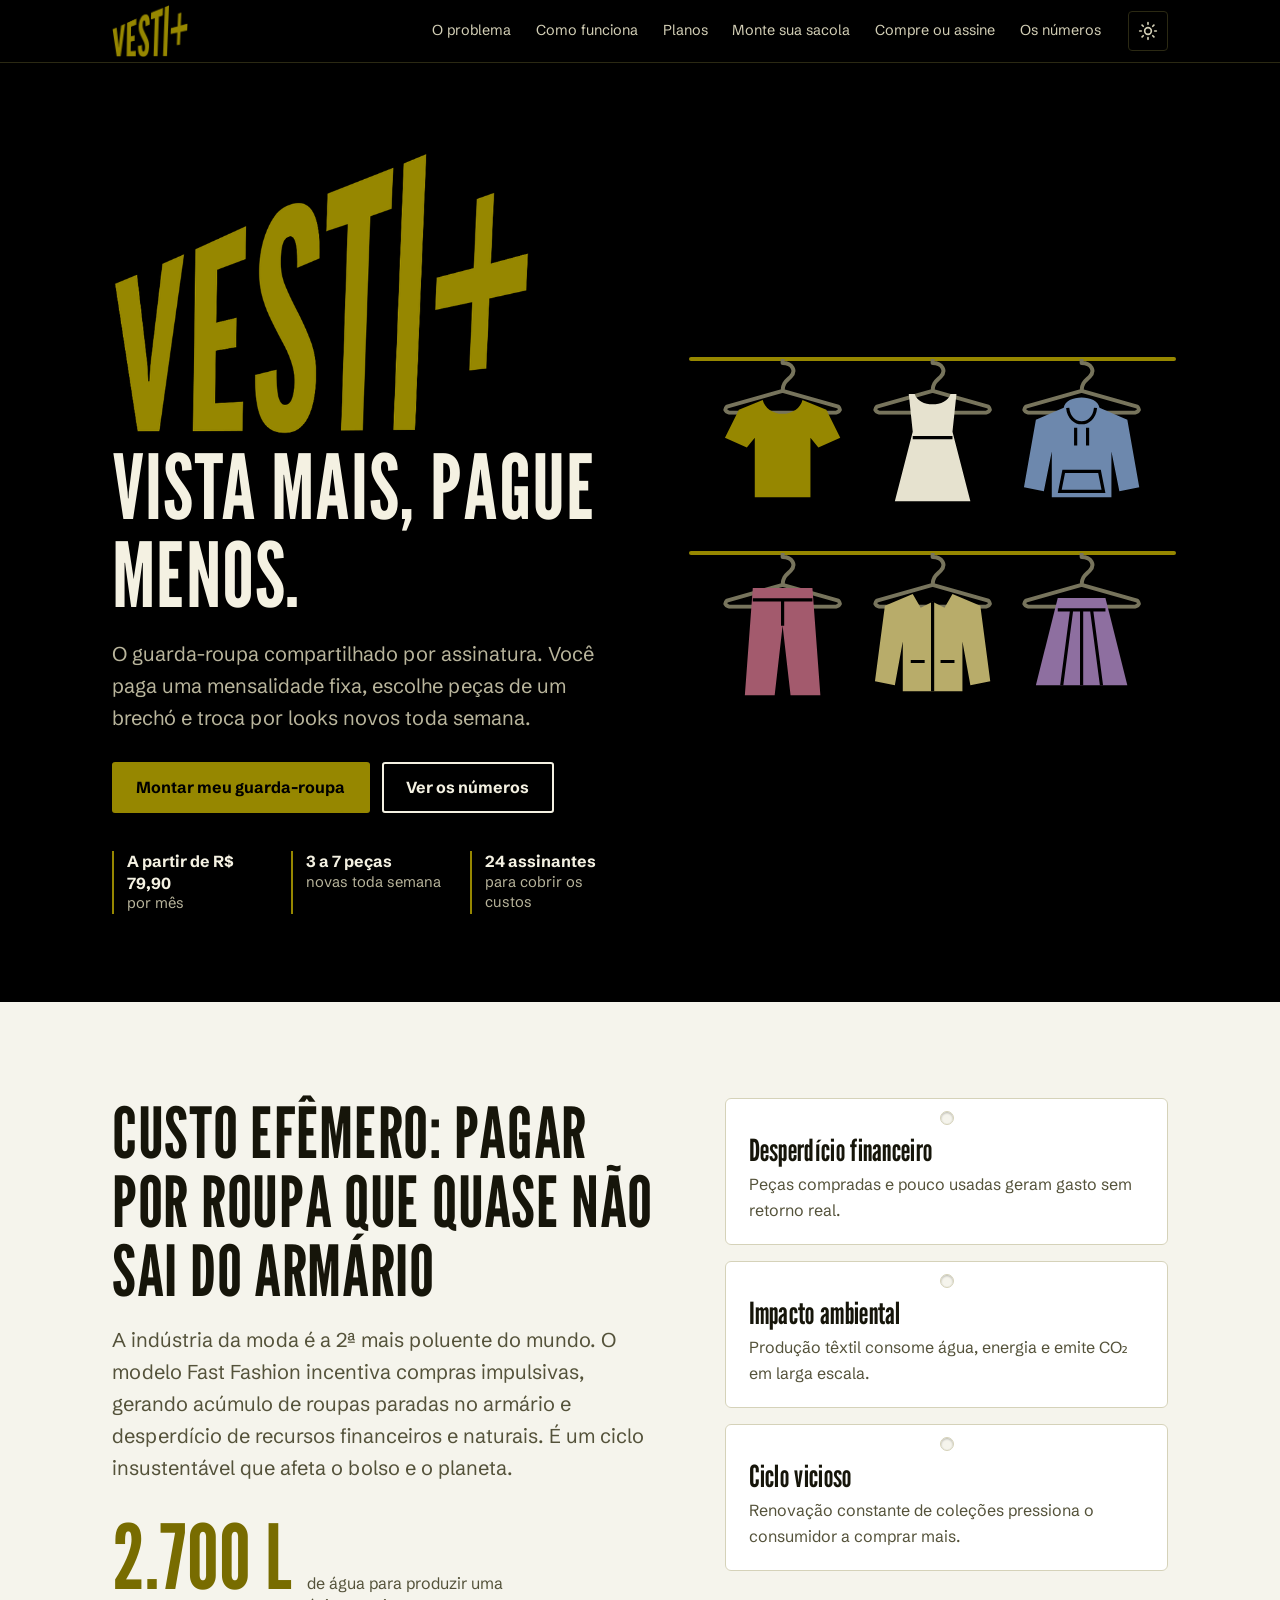
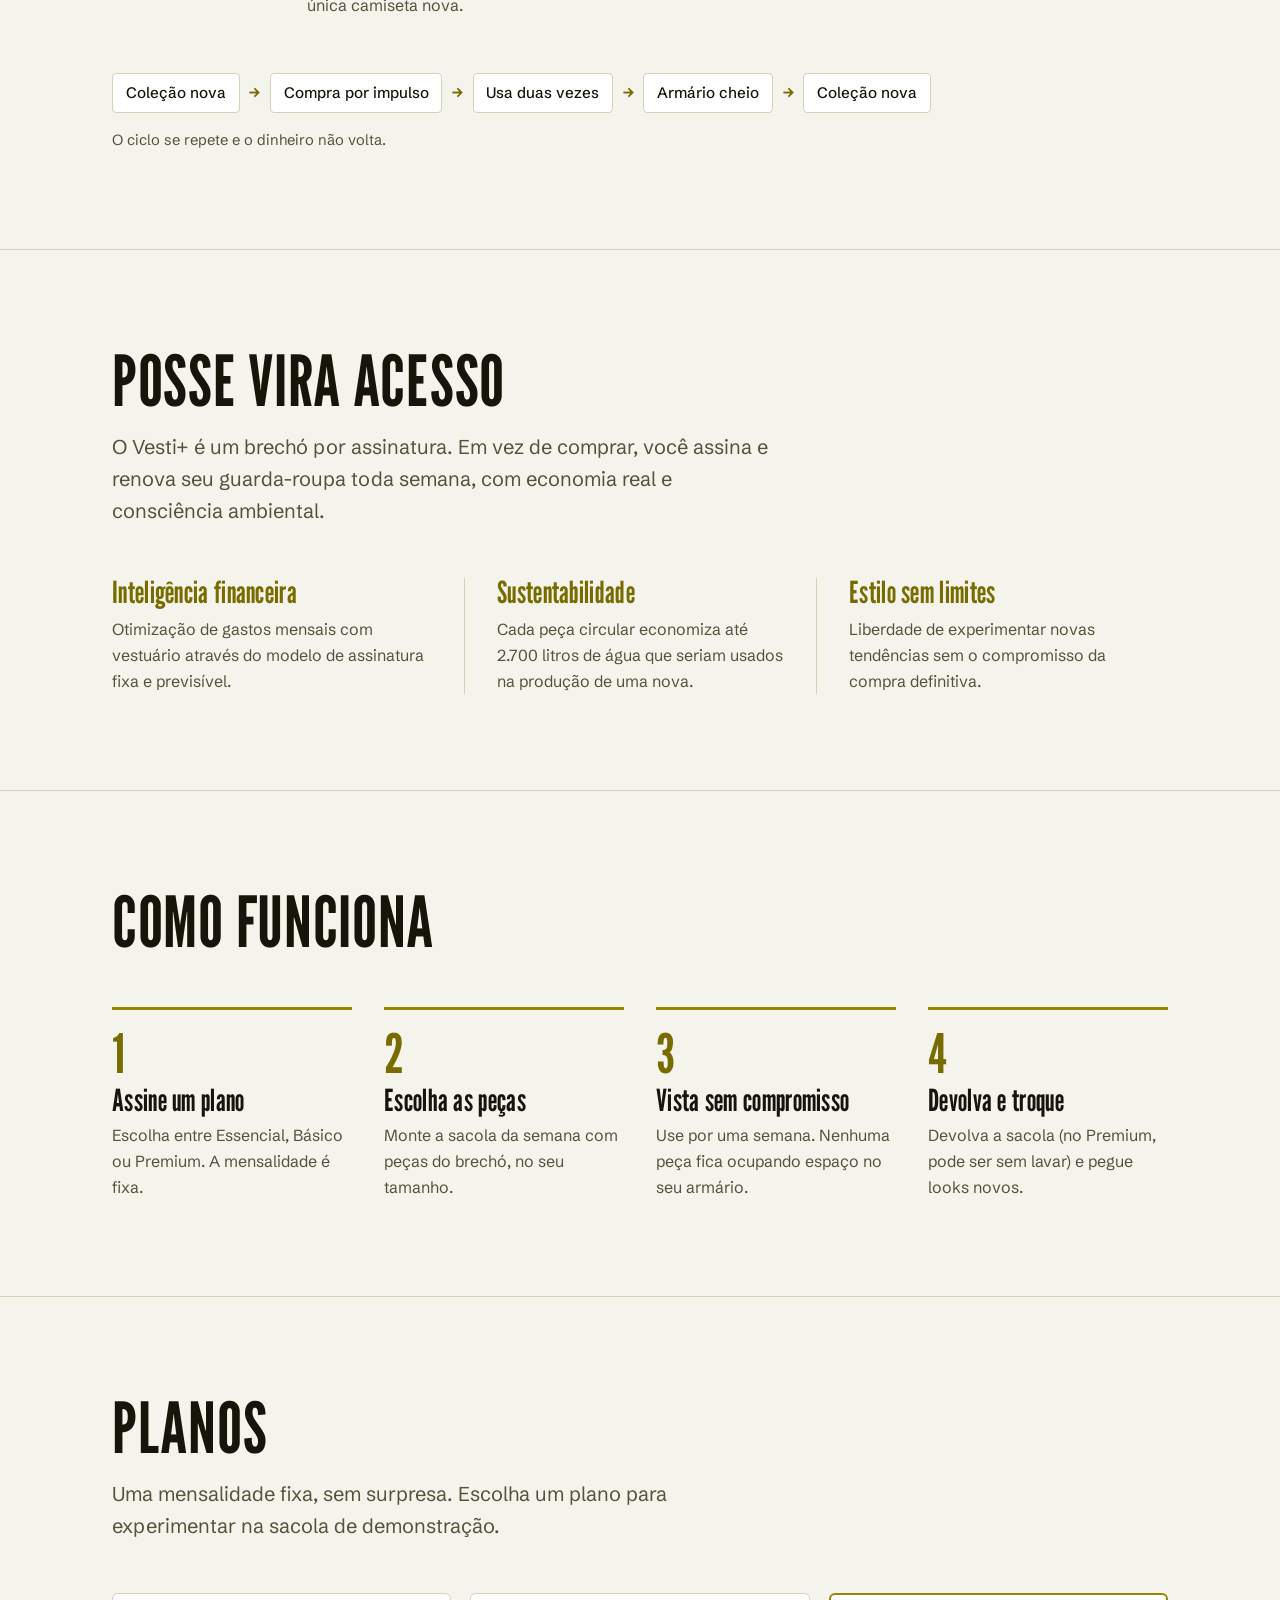
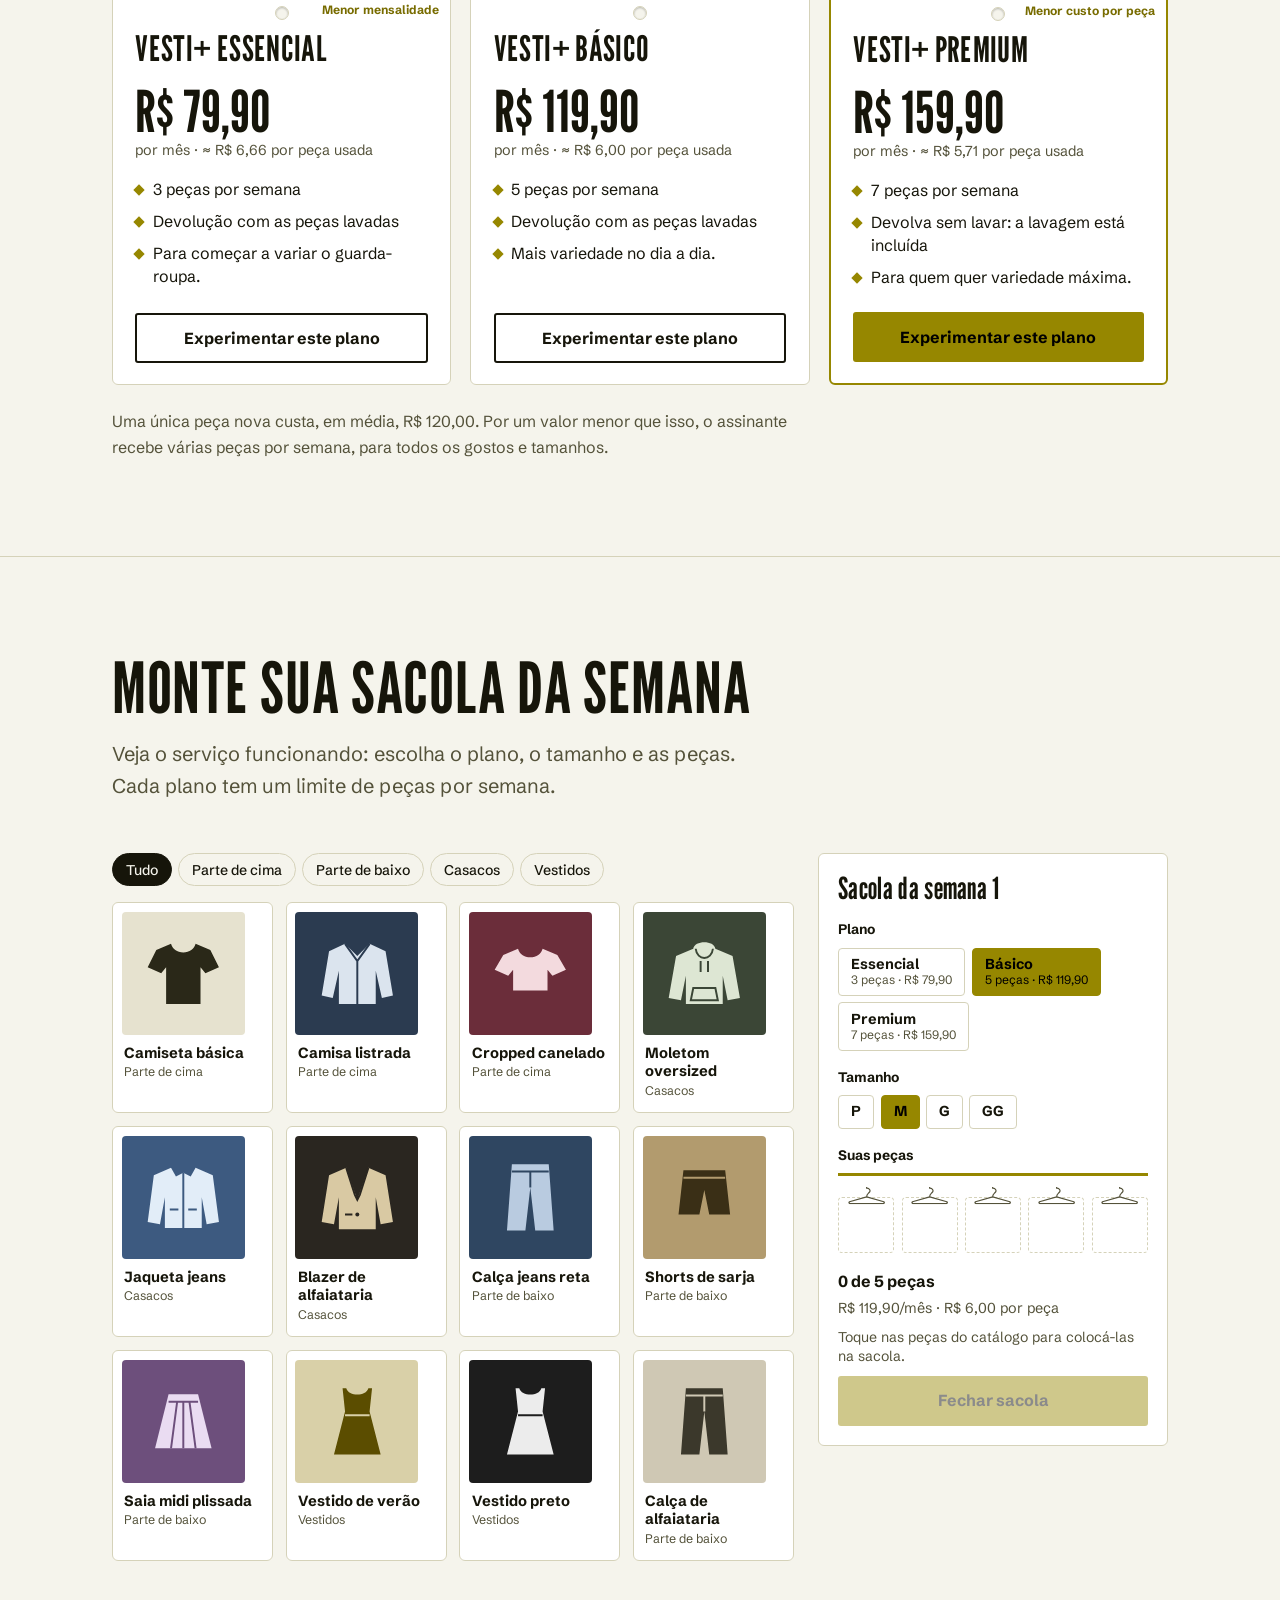
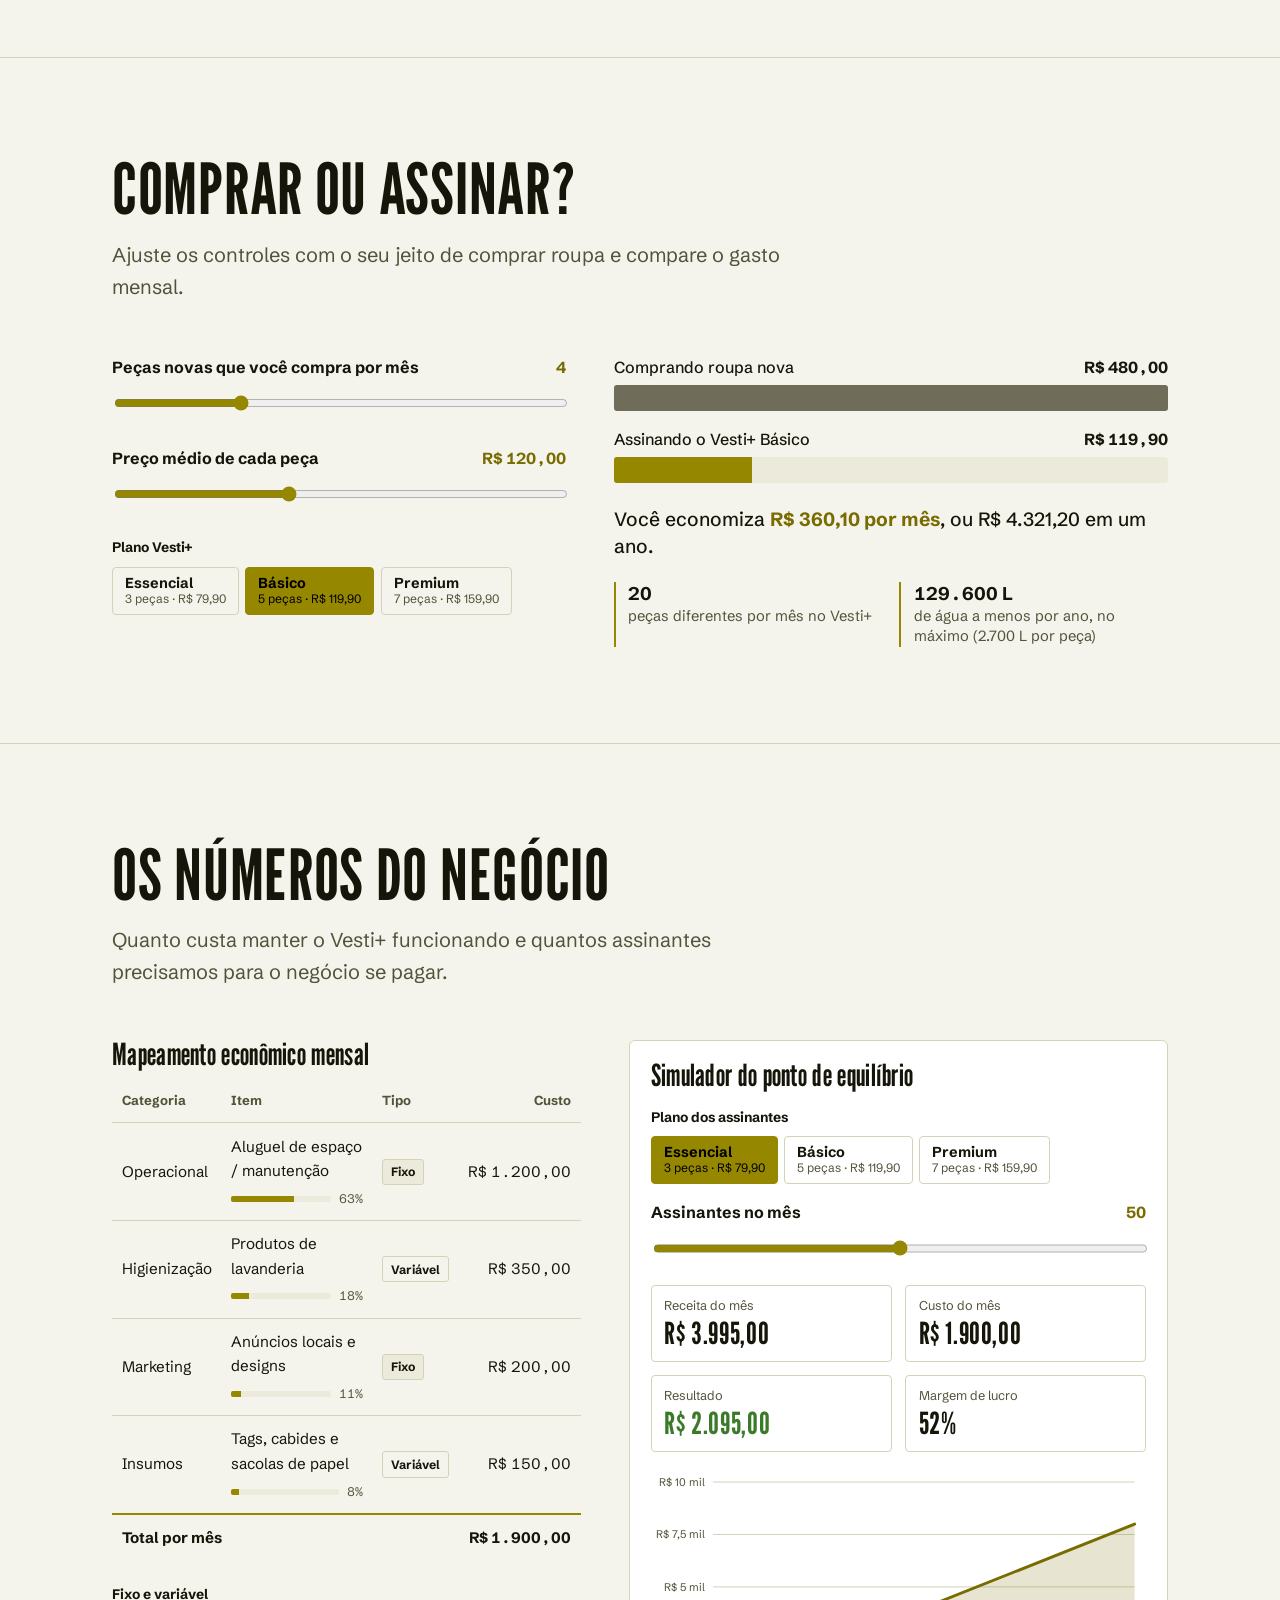
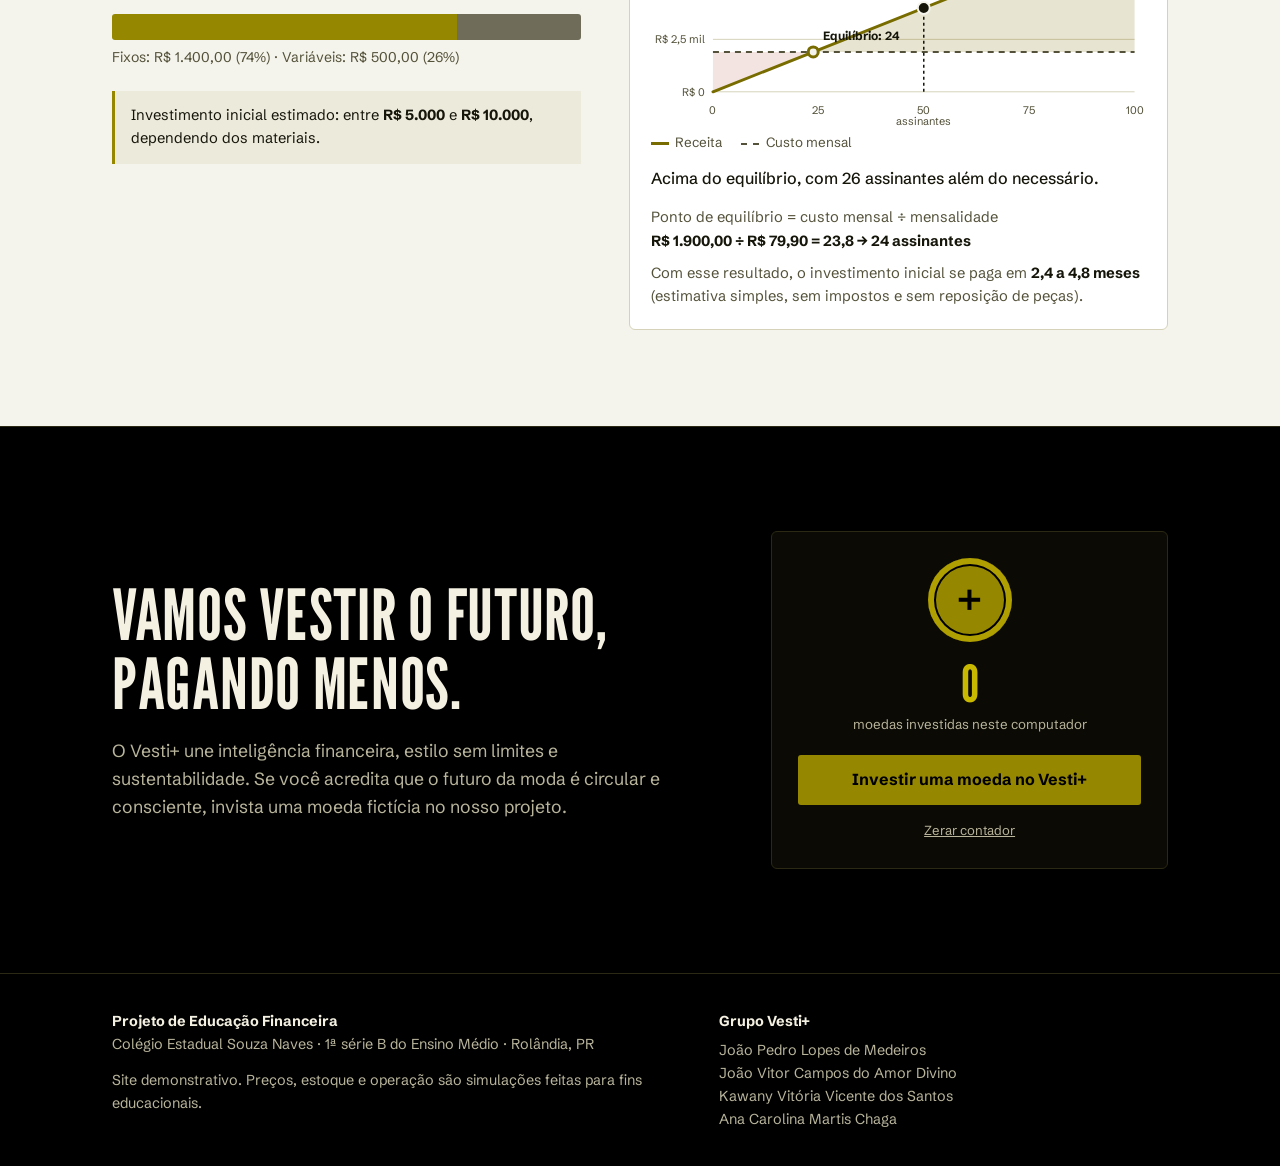
<file: index.html>
<!doctype html>
<html lang="pt-BR">
<head>
<meta charset="utf-8">
<meta name="viewport" content="width=device-width, initial-scale=1, viewport-fit=cover">
<link rel="icon" href="data:image/svg+xml,%3Csvg xmlns=%27http://www.w3.org/2000/svg%27 viewBox=%270 0 100 100%27%3E%3Ctext y=%27.9em%27 font-size=%2790%27%3E%F0%9F%91%97%3C/text%3E%3C/svg%3E">
<title>Vesti+ | Vista mais, pague menos.</title>
<link rel="preconnect" href="https://fonts.googleapis.com">
<link rel="preconnect" href="https://fonts.gstatic.com" crossorigin>
<link href="https://fonts.googleapis.com/css2?family=League+Gothic&family=Schibsted+Grotesk:wght@400;500;700&display=swap" rel="stylesheet">
<link rel="stylesheet" href="css/style.css">
</head>
<body>

<!-- roupas e cabide (sprite) -->
<svg width="0" height="0" style="position:absolute" aria-hidden="true" focusable="false">
  <defs>
    <symbol id="g-tee" viewBox="0 0 64 64"><path fill="currentColor" d="M22 8 L10 13 L3 27 L14 32 L18 27 L18 57 L46 57 L46 27 L50 32 L61 27 L54 13 L42 8 C41 12 37 15 32 15 C27 15 23 12 22 8 Z"/></symbol>
    <symbol id="g-shirt" viewBox="0 0 64 64"><path fill="currentColor" d="M22 8 L9 14 L3 50 L12 52 L17 30 L17 57 L47 57 L47 30 L52 52 L61 50 L55 14 L42 8 L32 18 Z"/><path fill="none" stroke="var(--cut,#000)" stroke-width="1.6" d="M22 8 L32 22 L42 8 M32 22 V57"/></symbol>
    <symbol id="g-crop" viewBox="0 0 64 64"><path fill="currentColor" d="M22 12 L10 17 L3 29 L14 34 L18 29 L18 46 L46 46 L46 29 L50 34 L61 29 L54 17 L42 12 C41 16 37 19 32 19 C27 19 23 16 22 12 Z"/></symbol>
    <symbol id="g-hoodie" viewBox="0 0 64 64"><path fill="currentColor" d="M23 12 L9 18 L3 52 L13 54 L17 34 L17 57 L47 57 L47 34 L51 54 L61 52 L55 18 L41 12 C40 5 24 5 23 12 Z"/><path fill="none" stroke="var(--cut,#000)" stroke-width="1.6" d="M25 12 C26 22 38 22 39 12 M29 22 V31 M35 22 V31 M23 44 H41 L43 54 H21 Z"/></symbol>
    <symbol id="g-jacket" viewBox="0 0 64 64"><path fill="currentColor" d="M22 8 L8 14 L3 52 L13 54 L17 32 L17 57 L47 57 L47 32 L51 54 L61 52 L56 14 L42 8 L38 15 L32 12 L26 15 Z"/><path fill="none" stroke="var(--cut,#000)" stroke-width="1.6" d="M32 12 V57 M21 42 H28 M36 42 H43"/></symbol>
    <symbol id="g-blazer" viewBox="0 0 64 64"><path fill="currentColor" d="M23 8 L9 14 L3 52 L13 54 L17 32 L17 58 L47 58 L47 32 L51 54 L61 52 L55 14 L41 8 L32 34 Z"/><path fill="none" stroke="var(--cut,#000)" stroke-width="1.6" d="M23 8 L30 30 L32 34 L34 30 L41 8 M22 46 H28"/><circle cx="32" cy="46" r="1.6" fill="var(--cut,#000)"/></symbol>
    <symbol id="g-dress" viewBox="0 0 64 64"><path fill="currentColor" d="M23 5 L20 5 L22 24 L13 59 L51 59 L42 24 L44 5 L41 5 C39 12 25 12 23 5 Z"/><path fill="none" stroke="var(--cut,#000)" stroke-width="1.6" d="M22 27 H42"/></symbol>
    <symbol id="g-pants" viewBox="0 0 64 64"><path fill="currentColor" d="M17 5 H47 L51 59 H36 L32 24 L28 59 H13 Z"/><path fill="none" stroke="var(--cut,#000)" stroke-width="1.6" d="M17 11 H47 M32 11 V24"/></symbol>
    <symbol id="g-shorts" viewBox="0 0 64 64"><path fill="currentColor" d="M15 10 H49 L53 46 H36 L32 26 L28 46 H11 Z"/><path fill="none" stroke="var(--cut,#000)" stroke-width="1.6" d="M15 16 H49"/></symbol>
    <symbol id="g-skirt" viewBox="0 0 64 64"><path fill="currentColor" d="M20 10 H44 L55 54 H9 Z"/><path fill="none" stroke="var(--cut,#000)" stroke-width="1.6" d="M20 16 H44 M27 16 L22 54 M37 16 L42 54 M32 16 V54"/></symbol>
    <symbol id="g-hanger" viewBox="0 0 64 28"><path fill="none" stroke="currentColor" stroke-width="2" stroke-linecap="round" stroke-linejoin="round" d="M32 0 V2 C37 2 39 6 36 9 C34 11 32 12 32 16 M32 16 L4 24 Q2 26 5 27 H59 Q62 26 60 24 Z"/></symbol>
  </defs>
</svg>

<a class="skip" href="#main">Ir para o conteúdo</a>

<header class="nav">
  <div class="wrap">
    <a href="#topo" class="brand" role="img" aria-label="Vesti+, início"></a>
    <nav class="nav-links" aria-label="Seções">
      <a href="#problema">O problema</a>
      <a href="#como-funciona">Como funciona</a>
      <a href="#planos">Planos</a>
      <a href="#demo">Monte sua sacola</a>
      <a href="#compare">Compre ou assine</a>
      <a href="#financas">Os números</a>
    </nav>
    <button class="theme" id="theme" type="button" aria-label="Alternar entre tema claro e escuro">
      <svg viewBox="0 0 24 24" fill="none" stroke="currentColor" stroke-width="2" stroke-linecap="round" stroke-linejoin="round" aria-hidden="true"><circle cx="12" cy="12" r="4"/><path d="M12 2v2M12 20v2M4.9 4.9l1.4 1.4M17.7 17.7l1.4 1.4M2 12h2M20 12h2M4.9 19.1l1.4-1.4M17.7 6.3l1.4-1.4"/></svg>
    </button>
  </div>
</header>

<main id="main">

<!-- HERO -->
<section class="band hero" id="topo">
  <div class="wrap">
    <div>
      <div class="hero-logo" role="img" aria-label="Vesti+"></div>
      <h1>Vista mais, pague menos.</h1>
      <p class="lead">O guarda-roupa compartilhado por assinatura. Você paga uma mensalidade fixa, escolhe peças de um brechó e troca por looks novos toda semana.</p>
      <div class="btns">
        <a class="btn" href="#demo">Montar meu guarda-roupa</a>
        <a class="btn ghost" href="#financas">Ver os números</a>
      </div>
      <ul class="facts">
        <li><b>A partir de R$ 79,90</b>por mês</li>
        <li><b>3 a 7 peças</b>novas toda semana</li>
        <li><b>24 assinantes</b>para cobrir os custos</li>
      </ul>
    </div>
    <div class="rails" id="heroRail" aria-hidden="true"></div>
  </div>
</section>

<!-- PROBLEMA -->
<section class="sec" id="problema">
  <div class="wrap">
    <div class="problem">
      <div>
        <h2>Custo efêmero: pagar por roupa que quase não sai do armário</h2>
        <p class="lead">A indústria da moda é a 2ª mais poluente do mundo. O modelo Fast Fashion incentiva compras impulsivas, gerando acúmulo de roupas paradas no armário e desperdício de recursos financeiros e naturais. É um ciclo insustentável que afeta o bolso e o planeta.</p>
        <div class="water">
          <strong class="num">2.700 L</strong>
          <span>de água para produzir uma única camiseta nova.</span>
        </div>
      </div>
      <div class="trio">
        <article class="tag"><h3>Desperdício financeiro</h3><p>Peças compradas e pouco usadas geram gasto sem retorno real.</p></article>
        <article class="tag"><h3>Impacto ambiental</h3><p>Produção têxtil consome água, energia e emite CO₂ em larga escala.</p></article>
        <article class="tag"><h3>Ciclo vicioso</h3><p>Renovação constante de coleções pressiona o consumidor a comprar mais.</p></article>
      </div>
    </div>
    <ol class="cycle" aria-label="O ciclo do fast fashion">
      <li>Coleção nova</li><li class="arr" aria-hidden="true">→</li>
      <li>Compra por impulso</li><li class="arr" aria-hidden="true">→</li>
      <li>Usa duas vezes</li><li class="arr" aria-hidden="true">→</li>
      <li>Armário cheio</li><li class="arr" aria-hidden="true">→</li>
      <li>Coleção nova</li>
    </ol>
    <p class="cycle-note">O ciclo se repete e o dinheiro não volta.</p>
  </div>
</section>

<!-- SOLUCAO -->
<section class="sec" id="solucao">
  <div class="wrap">
    <div class="head">
      <h2>Posse vira acesso</h2>
      <p class="lead">O Vesti+ é um brechó por assinatura. Em vez de comprar, você assina e renova seu guarda-roupa toda semana, com economia real e consciência ambiental.</p>
    </div>
    <div class="pillars">
      <div class="pillar"><h3>Inteligência financeira</h3><p>Otimização de gastos mensais com vestuário através do modelo de assinatura fixa e previsível.</p></div>
      <div class="pillar"><h3>Sustentabilidade</h3><p>Cada peça circular economiza até 2.700 litros de água que seriam usados na produção de uma nova.</p></div>
      <div class="pillar"><h3>Estilo sem limites</h3><p>Liberdade de experimentar novas tendências sem o compromisso da compra definitiva.</p></div>
    </div>
  </div>
</section>

<!-- COMO FUNCIONA -->
<section class="sec" id="como-funciona">
  <div class="wrap">
    <div class="head"><h2>Como funciona</h2></div>
    <ol class="steps">
      <li><div class="n" aria-hidden="true">1</div><h3>Assine um plano</h3><p>Escolha entre Essencial, Básico ou Premium. A mensalidade é fixa.</p></li>
      <li><div class="n" aria-hidden="true">2</div><h3>Escolha as peças</h3><p>Monte a sacola da semana com peças do brechó, no seu tamanho.</p></li>
      <li><div class="n" aria-hidden="true">3</div><h3>Vista sem compromisso</h3><p>Use por uma semana. Nenhuma peça fica ocupando espaço no seu armário.</p></li>
      <li><div class="n" aria-hidden="true">4</div><h3>Devolva e troque</h3><p>Devolva a sacola (no Premium, pode ser sem lavar) e pegue looks novos.</p></li>
    </ol>
  </div>
</section>

<!-- PLANOS -->
<section class="sec" id="planos">
  <div class="wrap">
    <div class="head">
      <h2>Planos</h2>
      <p class="lead">Uma mensalidade fixa, sem surpresa. Escolha um plano para experimentar na sacola de demonstração.</p>
    </div>
    <div class="plans" id="plans"></div>
    <p class="pricing-note">Uma única peça nova custa, em média, R$ 120,00. Por um valor menor que isso, o assinante recebe várias peças por semana, para todos os gostos e tamanhos.</p>
  </div>
</section>

<!-- DEMO -->
<section class="sec" id="demo">
  <div class="wrap">
    <div class="head">
      <h2>Monte sua sacola da semana</h2>
      <p class="lead">Veja o serviço funcionando: escolha o plano, o tamanho e as peças. Cada plano tem um limite de peças por semana.</p>
    </div>

    <div id="viewPick" class="demo-wrap">
      <div>
        <div class="filters" id="filters" role="group" aria-label="Filtrar por categoria"></div>
        <div class="catalog" id="catalog"></div>
      </div>
      <aside class="bag" id="bag" aria-label="Sua sacola">
        <h3>Sacola da semana <span id="weekNo">1</span></h3>
        <span class="lbl" id="lblPlan">Plano</span>
        <div class="pills" id="demoPlan" role="radiogroup" aria-labelledby="lblPlan"></div>
        <span class="lbl" id="lblSize">Tamanho</span>
        <div class="pills" id="demoSize" role="radiogroup" aria-labelledby="lblSize"></div>
        <span class="lbl">Suas peças</span>
        <div class="slots" id="slots"></div>
        <div class="count"><b id="countTxt">0 de 5 peças</b><span id="perTxt"></span></div>
        <p class="msg" id="bagMsg" aria-live="polite"></p>
        <button class="btn" id="confirm" type="button">Fechar sacola</button>
      </aside>
    </div>

    <div id="viewDone" class="done" hidden>
      <article class="tag ticket" id="ticket"></article>
      <div class="cum" id="cum"></div>
    </div>
  </div>
</section>

<!-- COMPRE OU ASSINE -->
<section class="sec" id="compare">
  <div class="wrap">
    <div class="head">
      <h2>Comprar ou assinar?</h2>
      <p class="lead">Ajuste os controles com o seu jeito de comprar roupa e compare o gasto mensal.</p>
    </div>
    <div class="calc">
      <div>
        <div class="field">
          <label for="cmpN">Peças novas que você compra por mês <output id="cmpNo" for="cmpN">4</output></label>
          <input id="cmpN" type="range" min="1" max="12" step="1" value="4">
        </div>
        <div class="field">
          <label for="cmpP">Preço médio de cada peça <output id="cmpPo" for="cmpP">R$ 120,00</output></label>
          <input id="cmpP" type="range" min="40" max="250" step="10" value="120">
        </div>
        <div class="field">
          <span class="lbl" id="lblCmp" style="display:block">Plano Vesti+</span>
          <div class="pills" id="cmpPlan" role="radiogroup" aria-labelledby="lblCmp"></div>
        </div>
      </div>
      <div>
        <div class="bars">
          <div class="bar-row"><div class="top"><span>Comprando roupa nova</span><b id="barBuyV"></b></div><div class="track"><i class="buy" id="barBuy"></i></div></div>
          <div class="bar-row"><div class="top"><span id="barVestiL">Assinando o Vesti+</span><b id="barVestiV"></b></div><div class="track"><i class="vesti" id="barVesti"></i></div></div>
        </div>
        <p class="verdict" id="verdict" aria-live="polite"></p>
        <div class="mini-facts">
          <div><b id="mfPieces"></b>peças diferentes por mês no Vesti+</div>
          <div><b id="mfWater"></b>de água a menos por ano, no máximo (2.700 L por peça)</div>
        </div>
      </div>
    </div>
  </div>
</section>

<!-- FINANCAS -->
<section class="sec" id="financas">
  <div class="wrap">
    <div class="head">
      <h2>Os números do negócio</h2>
      <p class="lead">Quanto custa manter o Vesti+ funcionando e quantos assinantes precisamos para o negócio se pagar.</p>
    </div>
    <div class="fin">
      <div>
        <h3 style="margin-bottom:.6rem">Mapeamento econômico mensal</h3>
        <div class="scroll">
          <table id="costTable">
            <caption class="sr">Custos mensais estimados do Vesti+</caption>
            <thead><tr><th scope="col">Categoria</th><th scope="col">Item</th><th scope="col">Tipo</th><th scope="col" class="r">Custo</th></tr></thead>
            <tbody></tbody>
            <tfoot></tfoot>
          </table>
        </div>
        <div class="split" id="split"></div>
        <p class="invest-note">Investimento inicial estimado: entre <b>R$ 5.000</b> e <b>R$ 10.000</b>, dependendo dos materiais.</p>
      </div>

      <div class="sim-card">
        <h3>Simulador do ponto de equilíbrio</h3>
        <span class="lbl" id="lblSim" style="margin-top:0">Plano dos assinantes</span>
        <div class="pills" id="simPlan" role="radiogroup" aria-labelledby="lblSim"></div>
        <div class="field" style="margin:1rem 0 0">
          <label for="simN">Assinantes no mês <output id="simNo" for="simN">50</output></label>
          <input id="simN" type="range" min="0" max="100" step="1" value="50">
        </div>
        <div class="stats">
          <div class="stat"><span>Receita do mês</span><b id="stRev"></b></div>
          <div class="stat"><span>Custo do mês</span><b id="stCost"></b></div>
          <div class="stat"><span>Resultado</span><b id="stRes"></b></div>
          <div class="stat"><span>Margem de lucro</span><b id="stMar"></b></div>
        </div>
        <div id="chartBox"></div>
        <div class="legend"><span>Receita</span><span class="c">Custo mensal</span></div>
        <p class="status" id="simStatus" aria-live="polite"></p>
        <p class="formula" id="formula"></p>
        <p class="payback" id="payback"></p>
      </div>
    </div>
  </div>
</section>

</main>

<!-- FECHAMENTO -->
<section class="band close" id="invista">
  <div class="wrap">
    <div>
      <h2>Vamos vestir o futuro, pagando menos.</h2>
      <p>O Vesti+ une inteligência financeira, estilo sem limites e sustentabilidade. Se você acredita que o futuro da moda é circular e consciente, invista uma moeda fictícia no nosso projeto.</p>
    </div>
    <div class="coin-box">
      <div class="coin" id="coin" aria-hidden="true">+</div>
      <div class="coin-count num" id="coinCount" aria-live="polite">0</div>
      <small>moedas investidas neste computador</small>
      <button class="btn" id="invest" type="button">Investir uma moeda no Vesti+</button>
      <button class="linkbtn" id="coinReset" type="button">Zerar contador</button>
    </div>
  </div>
</section>

<footer class="band">
  <div class="wrap">
    <div>
      <p><b>Projeto de Educação Financeira</b><br>Colégio Estadual Souza Naves · 1ª série B do Ensino Médio · Rolândia, PR</p>
      <p style="margin-top:.8rem">Site demonstrativo. Preços, estoque e operação são simulações feitas para fins educacionais.</p>
    </div>
    <div>
      <b>Grupo Vesti+</b>
      <ul>
        <li>João Pedro Lopes de Medeiros</li>
        <li>João Vitor Campos do Amor Divino</li>
        <li>Kawany Vitória Vicente dos Santos</li>
        <li>Ana Carolina Martis Chaga</li>
      </ul>
    </div>
  </div>
</footer>

<div class="chip-wrap" id="chipWrap"><button class="btn" id="bagChip" type="button">Ver sacola</button></div>

<script src="js/script.js" defer></script>
</body>
</html>
</file>
<file: css/style.css>
:root{
  --font-display:"League Gothic","Oswald","Arial Narrow",Impact,sans-serif;
  --font-body:"Schibsted Grotesk",system-ui,-apple-system,"Segoe UI",Roboto,Arial,sans-serif;

  --brand:#968700;
  --brand-hi:#b09f00;

  /* tema claro */
  color-scheme:light;
  --bg:#f5f4ec;
  --surface:#ffffff;
  --surface-2:#eceadb;
  --ink:#16150a;
  --ink-soft:#54523a;
  --line:#d5d2b9;
  --accent:#786c00;
  --good:#3c7a2b;
  --bad:#b2402d;
  --focus:#16150a;

  /* faixas de marca: sempre pretas */
  --band:#000;
  --band-ink:#f4f1e2;
  --band-soft:#b9b59c;
  --band-line:#2b2913;
  --band-accent:#c9b800;

  box-sizing:border-box;
  padding-top:env(safe-area-inset-top,0px);
  padding-bottom:env(safe-area-inset-bottom,0px);
}
@media (prefers-color-scheme: dark){
  :root:not([data-theme="light"]){
    color-scheme:dark;
    --bg:#000;
    --surface:#110f06;
    --surface-2:#1b1a0d;
    --ink:#f4f1e2;
    --ink-soft:#b9b59c;
    --line:#2f2d16;
    --accent:#c9b800;
    --good:#94d075;
    --bad:#f29580;
    --focus:#e2d000;
  }
}
:root[data-theme="dark"]{
  color-scheme:dark;
  --bg:#000;
  --surface:#110f06;
  --surface-2:#1b1a0d;
  --ink:#f4f1e2;
  --ink-soft:#b9b59c;
  --line:#2f2d16;
  --accent:#c9b800;
  --good:#94d075;
  --bad:#f29580;
  --focus:#e2d000;
}

*,*::before,*::after{box-sizing:inherit}
[hidden]{display:none!important}
html{scroll-padding-top:calc(env(safe-area-inset-top,0px) + 76px);-webkit-text-size-adjust:100%}
@media (prefers-reduced-motion:no-preference){html{scroll-behavior:smooth}}
body{margin:0;background:var(--bg);color:var(--ink);font:400 1rem/1.6 var(--font-body);min-height:100%}
h1,h2,h3{font-family:var(--font-display);font-weight:400;line-height:.98;margin:0;letter-spacing:.01em}
h2{font-size:clamp(2.5rem,6.5vw,4.4rem);text-transform:uppercase}
h3{font-size:1.9rem}
p{margin:0}
a{color:inherit}
:focus-visible{outline:3px solid var(--focus);outline-offset:3px;border-radius:3px}
.band :focus-visible,.nav :focus-visible{outline-color:var(--band-accent)}
.wrap{max-width:1120px;margin-inline:auto;padding-inline:clamp(1rem,4vw,2rem)}
.sec{padding-block:clamp(3.5rem,8vw,6rem)}
.sec + .sec{border-top:1px solid var(--line)}
.lead{font-size:clamp(1.05rem,2vw,1.25rem);max-width:56ch;color:var(--ink-soft)}
.sr{position:absolute;width:1px;height:1px;overflow:hidden;clip:rect(0 0 0 0);white-space:nowrap}
.skip{position:absolute;left:-999px;top:0;background:var(--brand);color:#000;padding:.6rem 1rem;z-index:100}
.skip:focus{left:.5rem}
.num{font-variant-numeric:tabular-nums}
.head{display:grid;gap:1rem;margin-bottom:clamp(2rem,5vw,3.2rem)}

/* botoes */
.btn{display:inline-flex;align-items:center;justify-content:center;gap:.5rem;padding:.85rem 1.4rem;border:2px solid transparent;border-radius:3px;font:700 1rem/1.2 var(--font-body);cursor:pointer;text-decoration:none;background:var(--brand);color:#000;transition:background .15s}
.btn:hover{background:var(--brand-hi)}
.btn.ghost{background:transparent;color:inherit;border-color:currentColor}
.btn.ghost:hover{background:color-mix(in srgb,currentColor 12%,transparent)}
.btn[disabled]{opacity:.45;cursor:not-allowed}
.btns{display:flex;flex-wrap:wrap;gap:.75rem}

/* navegacao */
.nav{position:sticky;top:env(safe-area-inset-top,0px);z-index:50;background:#000;color:var(--band-ink);border-bottom:1px solid var(--band-line)}
.nav .wrap{display:flex;align-items:center;gap:1rem;min-height:62px}
.brand{display:block;width:76px;height:52px;background:url("../assets/logo.png") center/contain no-repeat;flex:none}
.nav-links{display:flex;gap:.15rem;margin-left:auto;overflow-x:auto;scrollbar-width:none;min-width:0}
.nav-links::-webkit-scrollbar{display:none}
.nav-links a{padding:.5rem .7rem;color:#d3cfb6;text-decoration:none;font-size:.9rem;white-space:nowrap;border-radius:4px}
.nav-links a:hover{color:#fff;background:#1a190c}
.theme{flex:none;width:40px;height:40px;display:grid;place-items:center;background:transparent;color:#d3cfb6;border:1px solid var(--band-line);border-radius:4px;cursor:pointer}
.theme:hover{color:#fff;border-color:#5a5525}
.theme svg{width:20px;height:20px}

/* hero */
.band{background:var(--band);color:var(--band-ink)}
.hero .wrap{display:grid;grid-template-columns:1.05fr .95fr;gap:clamp(1.5rem,5vw,4rem);align-items:center;padding-block:clamp(2.5rem,7vw,5.5rem)}
.hero-logo{width:min(420px,86%);aspect-ratio:640/435;background:url("../assets/logo.png") left center/contain no-repeat;margin-left:0}
.hero h1{font-size:clamp(3rem,7.2vw,5.6rem);text-transform:uppercase;margin-top:.4rem}
.hero .lead{color:var(--band-soft);margin-top:1.2rem}
.hero .btns{margin-top:1.8rem}
.facts{list-style:none;margin:2.4rem 0 0;padding:0;display:grid;grid-template-columns:repeat(3,1fr);gap:1rem}
.facts li{border-left:2px solid var(--brand);padding-left:.8rem;font-size:.92rem;color:var(--band-soft);line-height:1.35}
.facts b{display:block;color:var(--band-ink);font-weight:700;font-size:1rem}
.rails{display:grid;gap:clamp(1.6rem,4vw,2.6rem)}
.rail{position:relative;display:flex;justify-content:space-evenly;align-items:flex-start}
.rail::before{content:"";position:absolute;left:-.5rem;right:-.5rem;top:-2px;height:4px;background:var(--brand);border-radius:2px}
.rail-item{width:27%;transform-origin:50% 0;animation:swing 2s cubic-bezier(.2,.7,.3,1) both;animation-delay:calc(var(--i)*.15s + .25s)}
.rail-item .hk{display:block;width:100%;height:auto;color:#77745c}
.rail-item .gm{display:block;width:100%;height:auto;margin-top:-24%;--cut:#000}
@keyframes swing{0%{transform:rotate(15deg)}28%{transform:rotate(-9deg)}52%{transform:rotate(5deg)}74%{transform:rotate(-2deg)}100%{transform:rotate(0)}}
@media (prefers-reduced-motion:reduce){.rail-item{animation:none}}

/* problema */
.problem{display:grid;grid-template-columns:1.1fr .9fr;gap:clamp(2rem,6vw,4.5rem);align-items:start}
.problem .lead{margin-top:1.2rem}
.water{margin-top:2rem;display:flex;align-items:baseline;gap:1rem;flex-wrap:wrap}
.water strong{font:400 clamp(3.4rem,9vw,5.6rem)/.9 var(--font-display);color:var(--accent)}
.water span{max-width:22ch;color:var(--ink-soft);line-height:1.35}
.trio{display:grid;gap:1rem}
.tag{position:relative;background:var(--surface);border:1px solid var(--line);border-radius:6px;padding:2.3rem 1.4rem 1.3rem}
.tag::before{content:"";position:absolute;top:.75rem;left:50%;width:14px;height:14px;margin-left:-7px;border-radius:50%;background:var(--bg);border:1px solid var(--line);box-shadow:inset 0 1px 2px rgba(0,0,0,.25)}
.tag h3{margin-bottom:.4rem}
.tag p{color:var(--ink-soft)}
.cycle{margin-top:clamp(2.5rem,5vw,3.5rem);display:flex;flex-wrap:wrap;align-items:center;gap:.5rem .6rem;list-style:none;padding:0}
.cycle li{padding:.45rem .8rem;border:1px solid var(--line);border-radius:4px;background:var(--surface);font-weight:500;font-size:.95rem}
.cycle li:not(:last-child)::after{content:"";}
.cycle .arr{color:var(--accent);font-weight:700;padding:0;border:0;background:none}
.cycle .arr::after{content:none}
.cycle-note{margin-top:.7rem;color:var(--ink-soft);font-size:.92rem}

/* solucao */
.pillars{display:grid;grid-template-columns:repeat(3,1fr);gap:0;margin-top:1rem}
.pillar{padding:0 clamp(1rem,3vw,2rem)}
.pillar:first-child{padding-left:0}
.pillar + .pillar{border-left:1px solid var(--line)}
.pillar h3{color:var(--accent);margin-bottom:.6rem}
.pillar p{color:var(--ink-soft)}

/* como funciona */
.steps{list-style:none;margin:0;padding:0;display:grid;grid-template-columns:repeat(4,1fr);gap:clamp(1rem,3vw,2rem)}
.steps li{border-top:3px solid var(--brand);padding-top:1rem}
.steps .n{font:400 3.4rem/1 var(--font-display);color:var(--accent)}
.steps h3{margin:.3rem 0 .5rem}
.steps p{color:var(--ink-soft)}

/* planos */
.plans{display:grid;grid-template-columns:repeat(3,1fr);gap:1.2rem;align-items:stretch}
.plan{display:flex;flex-direction:column}
.plan.feat{border:2px solid var(--brand)}
.plan .badge{position:absolute;top:.6rem;right:.7rem;font:700 .75rem/1 var(--font-body);color:var(--accent)}
.plan h3{font-size:2.2rem;text-transform:uppercase}
.plan .price{font:400 3.6rem/1 var(--font-display);margin:.6rem 0 0;white-space:nowrap}
.plan .per{color:var(--ink-soft);font-size:.9rem;margin-bottom:1rem}
.plan ul{list-style:none;margin:0 0 1.5rem;padding:0;display:grid;gap:.6rem;flex:1;align-content:start}
.plan li{display:flex;gap:.6rem;align-items:flex-start;line-height:1.4}
.plan li::before{content:"";flex:none;width:.5rem;height:.5rem;margin-top:.5rem;background:var(--brand);transform:rotate(45deg)}
.pricing-note{margin-top:1.5rem;color:var(--ink-soft);max-width:70ch}

/* demo */
.demo-wrap{display:grid;grid-template-columns:minmax(0,1fr) 350px;gap:1.5rem;align-items:start}
.filters{display:flex;flex-wrap:wrap;gap:.4rem;margin-bottom:1rem}
.chip{border:1.5px solid var(--line);background:transparent;color:var(--ink);padding:.4rem .8rem;border-radius:999px;font:500 .88rem var(--font-body);cursor:pointer}
.chip[aria-pressed="true"]{background:var(--ink);color:var(--bg);border-color:var(--ink)}
.catalog{display:grid;grid-template-columns:repeat(auto-fill,minmax(148px,1fr));gap:.8rem}
.piece{position:relative;display:flex;flex-direction:column;gap:.55rem;padding:.55rem;background:var(--surface);border:1.5px solid var(--line);border-radius:6px;cursor:pointer;text-align:left;font:inherit;color:inherit}
.piece .tile{aspect-ratio:1;border-radius:4px;display:grid;place-items:center;background:var(--bg-t)}
.piece .tile svg{width:64%;height:64%;color:var(--fg-t);--cut:var(--bg-t)}
.piece b{display:block;font-size:.92rem;line-height:1.25;padding-inline:.15rem}
.piece small{display:block;color:var(--ink-soft);font-size:.78rem;padding:0 .15rem .2rem}
.piece:hover{border-color:var(--accent)}
.piece[aria-pressed="true"]{border-color:var(--brand);box-shadow:0 0 0 2px var(--brand)}
.piece[aria-pressed="true"]::after{content:"Na sacola";position:absolute;top:1rem;left:1rem;background:var(--brand);color:#000;font:700 .72rem/1 var(--font-body);padding:.3rem .45rem;border-radius:3px}
.piece[aria-disabled="true"]{opacity:.42;cursor:not-allowed}
.bag{position:sticky;top:calc(env(safe-area-inset-top,0px) + 76px);background:var(--surface);border:1px solid var(--line);border-radius:6px;padding:1.2rem}
.bag h3{margin-bottom:.9rem}
.lbl{display:block;font-weight:700;font-size:.86rem;margin:1rem 0 .4rem}
.pills{display:flex;flex-wrap:wrap;gap:.4rem}
.pill{appearance:none;border:1.5px solid var(--line);background:transparent;color:var(--ink);padding:.45rem .75rem;border-radius:4px;font:700 .9rem/1.2 var(--font-body);cursor:pointer;text-align:left}
.pill small{display:block;font-weight:400;font-size:.76rem;color:var(--ink-soft)}
.pill:hover{border-color:var(--accent)}
.pill[aria-checked="true"]{background:var(--brand);border-color:var(--brand);color:#000}
.pill[aria-checked="true"] small{color:#000}
.slots{display:grid;grid-template-columns:repeat(var(--cols,4),1fr);gap:.45rem;margin-top:.2rem;padding-top:.7rem;border-top:3px solid var(--brand)}
.slot{position:relative;display:flex;flex-direction:column;align-items:center;padding:0;border:0;background:none;font:inherit;color:inherit}
.slot .hk{width:70%;height:auto;color:var(--ink-soft);margin-bottom:-14%;position:relative;z-index:1}
.slot .box{width:100%;aspect-ratio:1;border-radius:4px;display:grid;place-items:center;border:1.5px dashed var(--line);background:transparent}
.slot .box svg{width:74%;height:74%;color:var(--fg-t);--cut:var(--bg-t)}
.slot.on .box{border:0;background:var(--bg-t)}
.slot.on{cursor:pointer}
.slot.on:hover .box{outline:2px solid var(--bad);outline-offset:1px}
.count{display:flex;flex-wrap:wrap;justify-content:space-between;align-items:baseline;gap:.15rem .8rem;margin-top:1rem;font-weight:700}
.count b{white-space:nowrap}
.count span{font-weight:400;color:var(--ink-soft);font-size:.9rem}
.msg{min-height:2.7em;margin-top:.5rem;font-size:.88rem;color:var(--ink-soft);line-height:1.35}
.msg.warn{color:var(--bad)}
.bag .btn{width:100%;margin-top:.6rem}
.chip-wrap{position:fixed;left:0;right:0;bottom:0;padding:.75rem .75rem calc(.75rem + env(safe-area-inset-bottom,0px));display:none;justify-content:center;pointer-events:none;z-index:40}
.chip-wrap.show{display:flex}
.chip-wrap .btn{pointer-events:auto;box-shadow:0 6px 20px rgba(0,0,0,.4)}

.done{display:grid;grid-template-columns:1fr 1fr;gap:1.5rem;align-items:start}
.ticket{padding-top:2.6rem}
.ticket h3{margin-bottom:1rem}
.ticket dl{display:grid;grid-template-columns:auto 1fr;gap:.35rem 1rem;margin:0 0 1.1rem}
.ticket dt{color:var(--ink-soft)}
.ticket dd{margin:0;font-weight:500}
.tk-items{list-style:none;margin:0;padding:0;display:grid;grid-template-columns:repeat(auto-fill,minmax(64px,1fr));gap:.5rem}
.tk-items li{display:grid;gap:.25rem;font-size:.74rem;line-height:1.2;text-align:center}
.tk-items .box{aspect-ratio:1;border-radius:4px;display:grid;place-items:center;background:var(--bg-t)}
.tk-items svg{width:70%;height:70%;color:var(--fg-t);--cut:var(--bg-t)}
.wash{margin-top:1rem;padding:.7rem .9rem;border-left:3px solid var(--brand);background:var(--surface-2);font-size:.92rem}
.cum{background:var(--surface);border:1px solid var(--line);border-radius:6px;padding:1.4rem}
.cum h3{margin-bottom:1rem}
.cum dl{margin:0;display:grid;gap:.7rem}
.cum dl div{display:flex;justify-content:space-between;gap:1rem;border-bottom:1px solid var(--line);padding-bottom:.6rem}
.cum dt{color:var(--ink-soft)}
.cum dd{margin:0;font-weight:700}
.cum .save{border-bottom:0}
.cum .save dd{font:400 2.4rem/1 var(--font-display);color:var(--good)}
.cum small{display:block;margin-top:1rem;color:var(--ink-soft);font-size:.82rem}
.cum .btns{margin-top:1.2rem}

/* calculadoras */
.calc{display:grid;grid-template-columns:.9fr 1.1fr;gap:clamp(1.5rem,4vw,3rem);align-items:start}
.field{margin-bottom:1.4rem}
.field label,.field .lbl{display:flex;justify-content:space-between;gap:1rem;font-weight:700;margin:0 0 .5rem}
.field output{font-variant-numeric:tabular-nums;color:var(--accent)}
input[type=range]{width:100%;accent-color:var(--brand);height:1.6rem;cursor:pointer}
.bars{display:grid;gap:1rem}
.bar-row .top{display:flex;justify-content:space-between;gap:1rem;margin-bottom:.3rem;font-weight:500}
.bar-row .top b{font-variant-numeric:tabular-nums}
.track{height:26px;background:var(--surface-2);border-radius:3px;overflow:hidden}
.track i{display:block;height:100%;width:0;transition:width .35s ease}
.track .buy{background:#6f6d5a}
.track .vesti{background:var(--brand)}
@media (prefers-reduced-motion:reduce){.track i{transition:none}}
.verdict{margin-top:1.4rem;font-size:1.2rem;line-height:1.4;font-weight:500;max-width:46ch}
.verdict strong{color:var(--accent)}
.mini-facts{display:grid;grid-template-columns:repeat(2,minmax(0,1fr));gap:1rem;margin-top:1.4rem}
.mini-facts div{border-left:2px solid var(--brand);padding-left:.8rem;color:var(--ink-soft);font-size:.92rem;line-height:1.35}
.mini-facts b{display:block;color:var(--ink);font-size:1.15rem;font-variant-numeric:tabular-nums}

/* financas */
.fin{display:grid;grid-template-columns:1fr 1.15fr;gap:clamp(1.5rem,4vw,3rem);align-items:start}
.scroll{overflow-x:auto}
.fin>*,.calc>*,.problem>*,.demo-wrap>*,.done>*,.hero .wrap>*,.close .wrap>*{min-width:0}
table{width:100%;border-collapse:collapse;font-size:.95rem}
th,td{padding:.7rem .6rem;text-align:left;border-bottom:1px solid var(--line);vertical-align:middle}
th{font-size:.82rem;color:var(--ink-soft);font-weight:700}
td.r,th.r{text-align:right;font-variant-numeric:tabular-nums;white-space:nowrap}
tfoot td{font-weight:700;border-bottom:0;border-top:2px solid var(--brand)}
.kind{display:inline-block;font-size:.76rem;font-weight:700;padding:.15rem .5rem;border-radius:3px;border:1px solid var(--line)}
.kind.fx{background:var(--surface-2)}
.share{display:flex;align-items:center;gap:.5rem;margin-top:.35rem;font-size:.78rem;color:var(--ink-soft);font-variant-numeric:tabular-nums}
.share span{flex:1;max-width:120px;height:6px;background:var(--surface-2);border-radius:2px;overflow:hidden}
.share i{display:block;height:100%;background:var(--brand)}
.split{margin-top:1.4rem}
.split-bar{display:flex;height:26px;border-radius:3px;overflow:hidden;margin:.5rem 0 .4rem}
.split-bar i{display:block;height:100%}
.split-bar .a{background:var(--brand)}
.split-bar .b{background:#6f6d5a}
.split p{font-size:.88rem;color:var(--ink-soft)}
.invest-note{margin-top:1.4rem;padding:.8rem 1rem;background:var(--surface-2);border-left:3px solid var(--brand);font-size:.92rem}
.sim-card{background:var(--surface);border:1px solid var(--line);border-radius:6px;padding:1.3rem}
.sim-card h3{margin-bottom:1rem}
.stats{display:grid;grid-template-columns:repeat(2,minmax(0,1fr));gap:.8rem;margin:1rem 0}
.stat{min-width:0;border:1px solid var(--line);border-radius:4px;padding:.6rem .8rem}
.stat span{display:block;font-size:.8rem;color:var(--ink-soft)}
.stat b{font:400 1.9rem/1.15 var(--font-display);font-variant-numeric:tabular-nums;letter-spacing:.02em}
.stat b.pos{color:var(--good)}
.stat b.neg{color:var(--bad)}
.formula{font-size:.92rem;color:var(--ink-soft);margin-top:.9rem}
.formula b{color:var(--ink)}
#chartBox{width:100%;margin-top:.5rem}
#chartBox svg{display:block;width:100%;height:auto;overflow:visible}
.legend{display:flex;gap:1.2rem;flex-wrap:wrap;font-size:.84rem;color:var(--ink-soft);margin-top:.4rem}
.legend span::before{content:"";display:inline-block;width:18px;height:0;border-top:3px solid var(--accent);vertical-align:middle;margin-right:.4rem}
.legend .c::before{border-top:2px dashed var(--ink-soft)}
.status{margin-top:.8rem;font-weight:500}
.payback{margin-top:.5rem;font-size:.92rem;color:var(--ink-soft)}
.payback b{color:var(--ink)}

/* fechamento e rodape */
.close .wrap{padding-block:clamp(3.5rem,9vw,6.5rem);display:grid;grid-template-columns:1.2fr .8fr;gap:clamp(2rem,5vw,4rem);align-items:center}
.close{border-top:1px solid var(--band-line)}
.close h2{color:var(--band-ink)}
.close p{color:var(--band-soft);margin-top:1.2rem;max-width:50ch;font-size:1.1rem}
.coin-box{border:1px solid var(--band-line);border-radius:6px;padding:1.6rem;text-align:center;background:#0b0a04}
.coin{width:84px;height:84px;margin:0 auto 1rem;border-radius:50%;background:var(--brand);color:#000;display:grid;place-items:center;font:400 3rem/1 var(--font-display);box-shadow:inset 0 0 0 6px #b09f00,inset 0 0 0 8px #000}
.coin.pop{animation:pop .6s ease}
@keyframes pop{0%{transform:translateY(-30px) rotateY(0)}60%{transform:translateY(0) rotateY(540deg)}80%{transform:translateY(-6px)}100%{transform:translateY(0) rotateY(720deg)}}
@media (prefers-reduced-motion:reduce){.coin.pop{animation:none}}
.coin-count{font:400 3.2rem/1 var(--font-display);color:var(--band-accent)}
.coin-box small{display:block;color:var(--band-soft);margin:.3rem 0 1.2rem}
.coin-box .btn{width:100%}
.linkbtn{background:none;border:0;color:var(--band-soft);text-decoration:underline;font:inherit;font-size:.82rem;margin-top:.9rem;cursor:pointer}
footer.band{border-top:1px solid var(--band-line)}
footer .wrap{padding-block:2.2rem;display:grid;grid-template-columns:1.3fr 1fr;gap:1.5rem;font-size:.9rem;color:var(--band-soft)}
footer b{color:var(--band-ink)}
footer ul{list-style:none;margin:.4rem 0 0;padding:0}

@media (max-width:980px){
  .hero .wrap,.problem,.calc,.fin,.close .wrap,.done{grid-template-columns:1fr}
  .demo-wrap{grid-template-columns:1fr}
  .bag{position:static;order:-1}
  .steps{grid-template-columns:repeat(2,1fr)}
  .plans{grid-template-columns:1fr}
  .rails{max-width:520px}
  footer .wrap{grid-template-columns:1fr}
}
@media (max-width:640px){
  .facts{grid-template-columns:1fr}
  .pillars{grid-template-columns:1fr;gap:1.5rem}
  .pillar,.pillar:first-child{padding:0}
  .pillar + .pillar{border-left:0;border-top:1px solid var(--line);padding-top:1.5rem}
  .steps{grid-template-columns:1fr}
  .stat b{font-size:1.5rem}
  .nav-links a{padding:.5rem .55rem}
}
</file>
